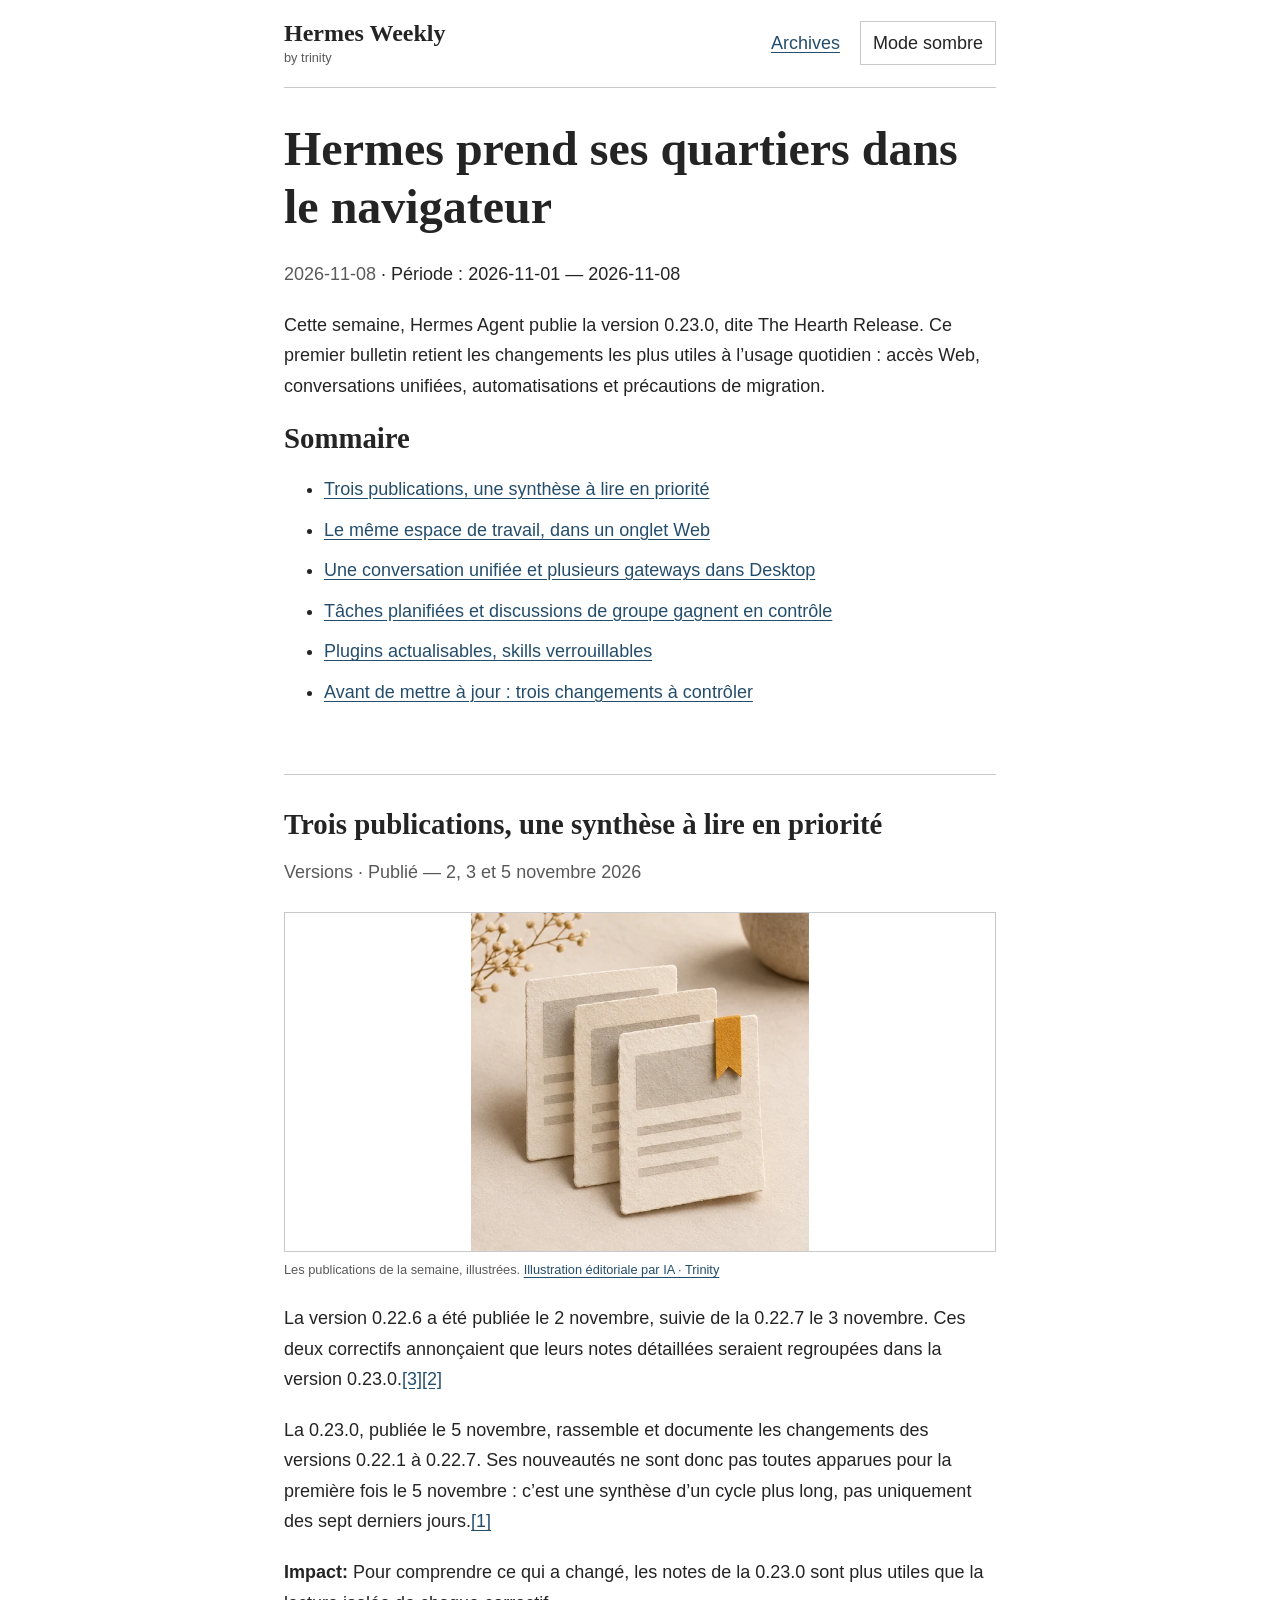
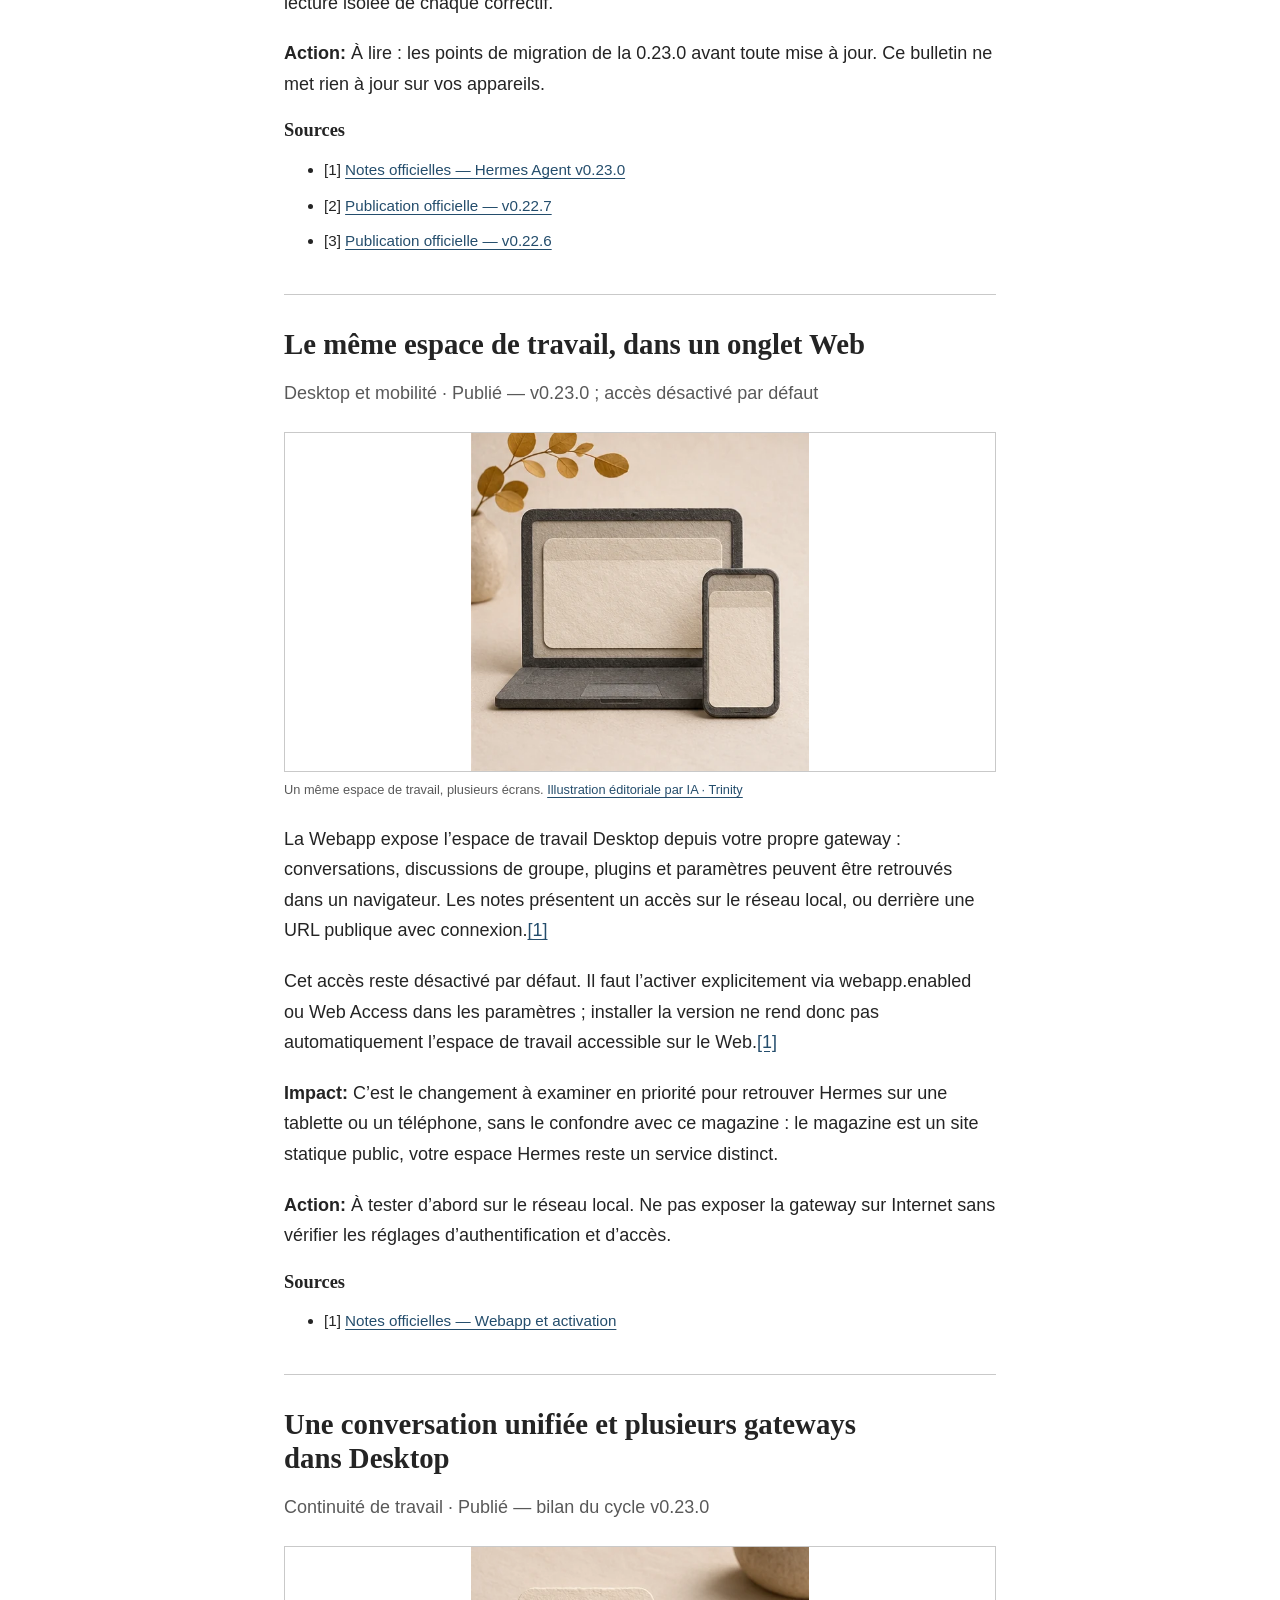
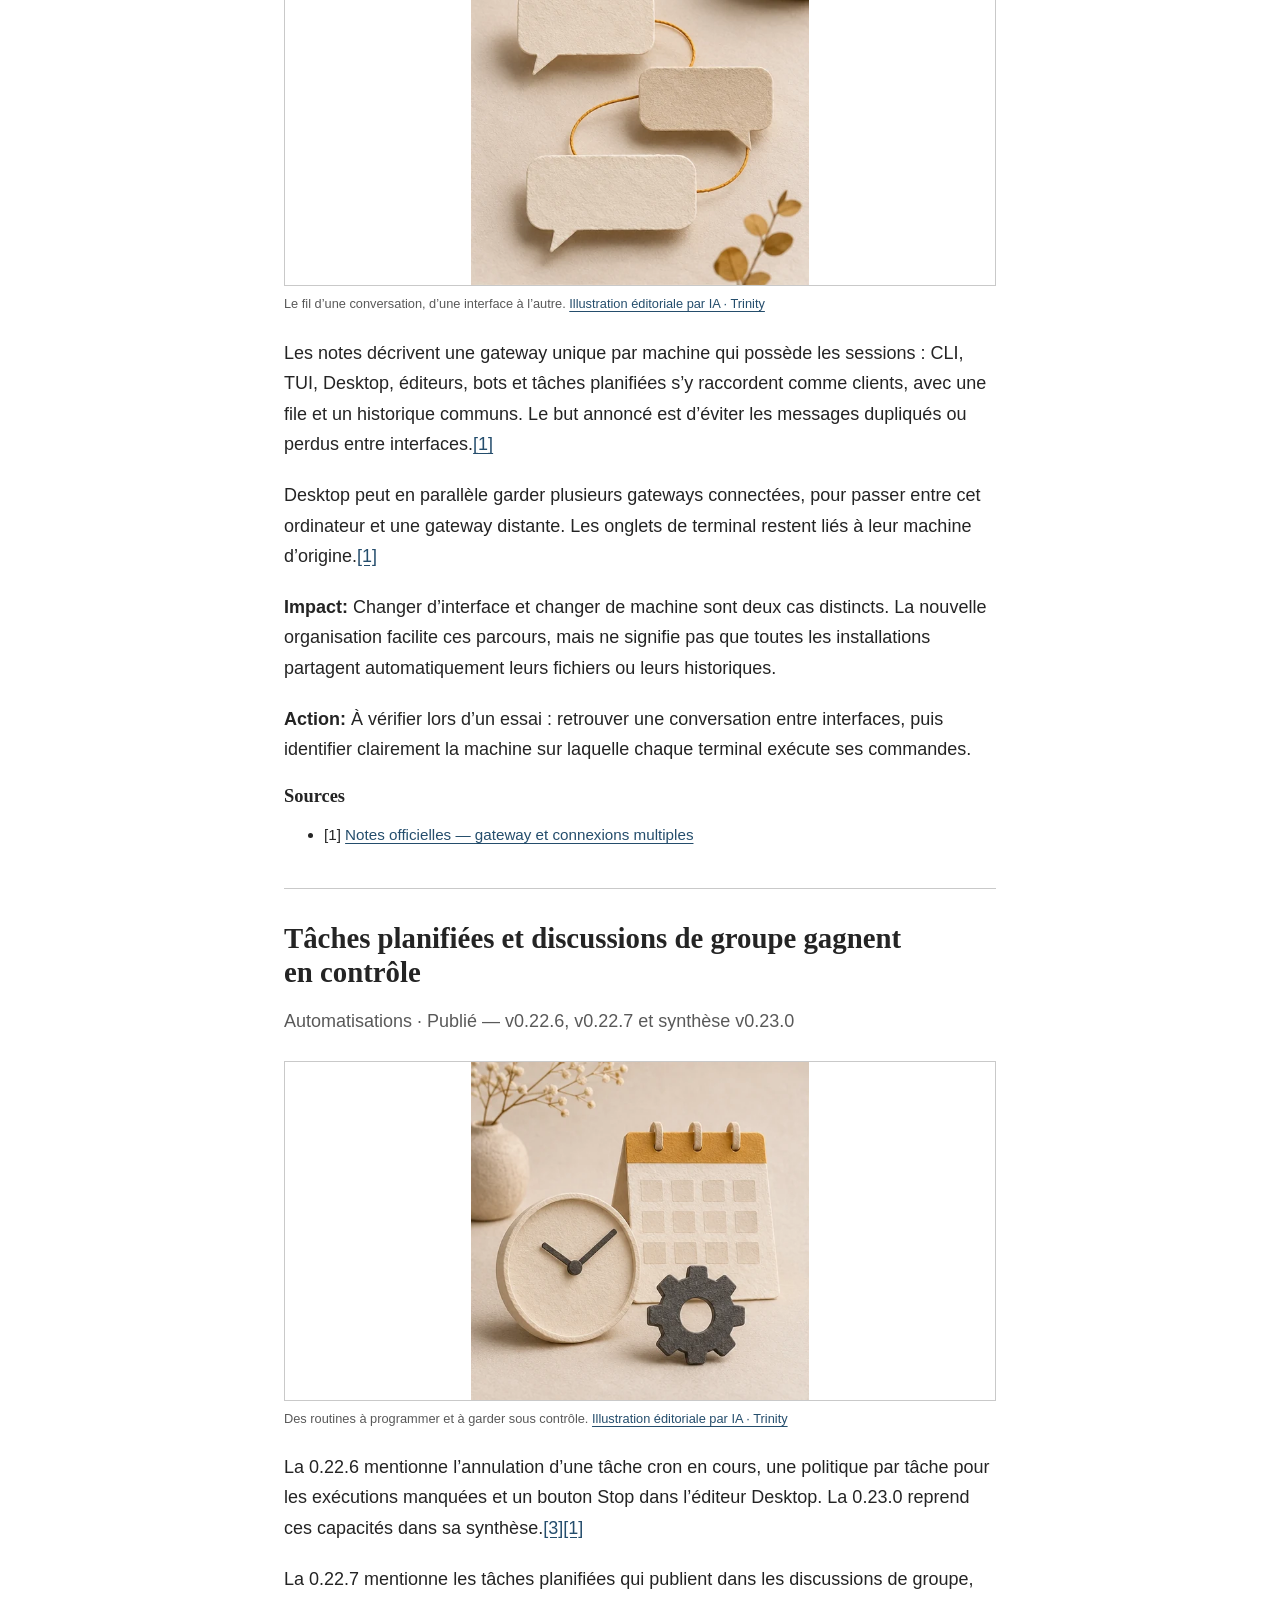
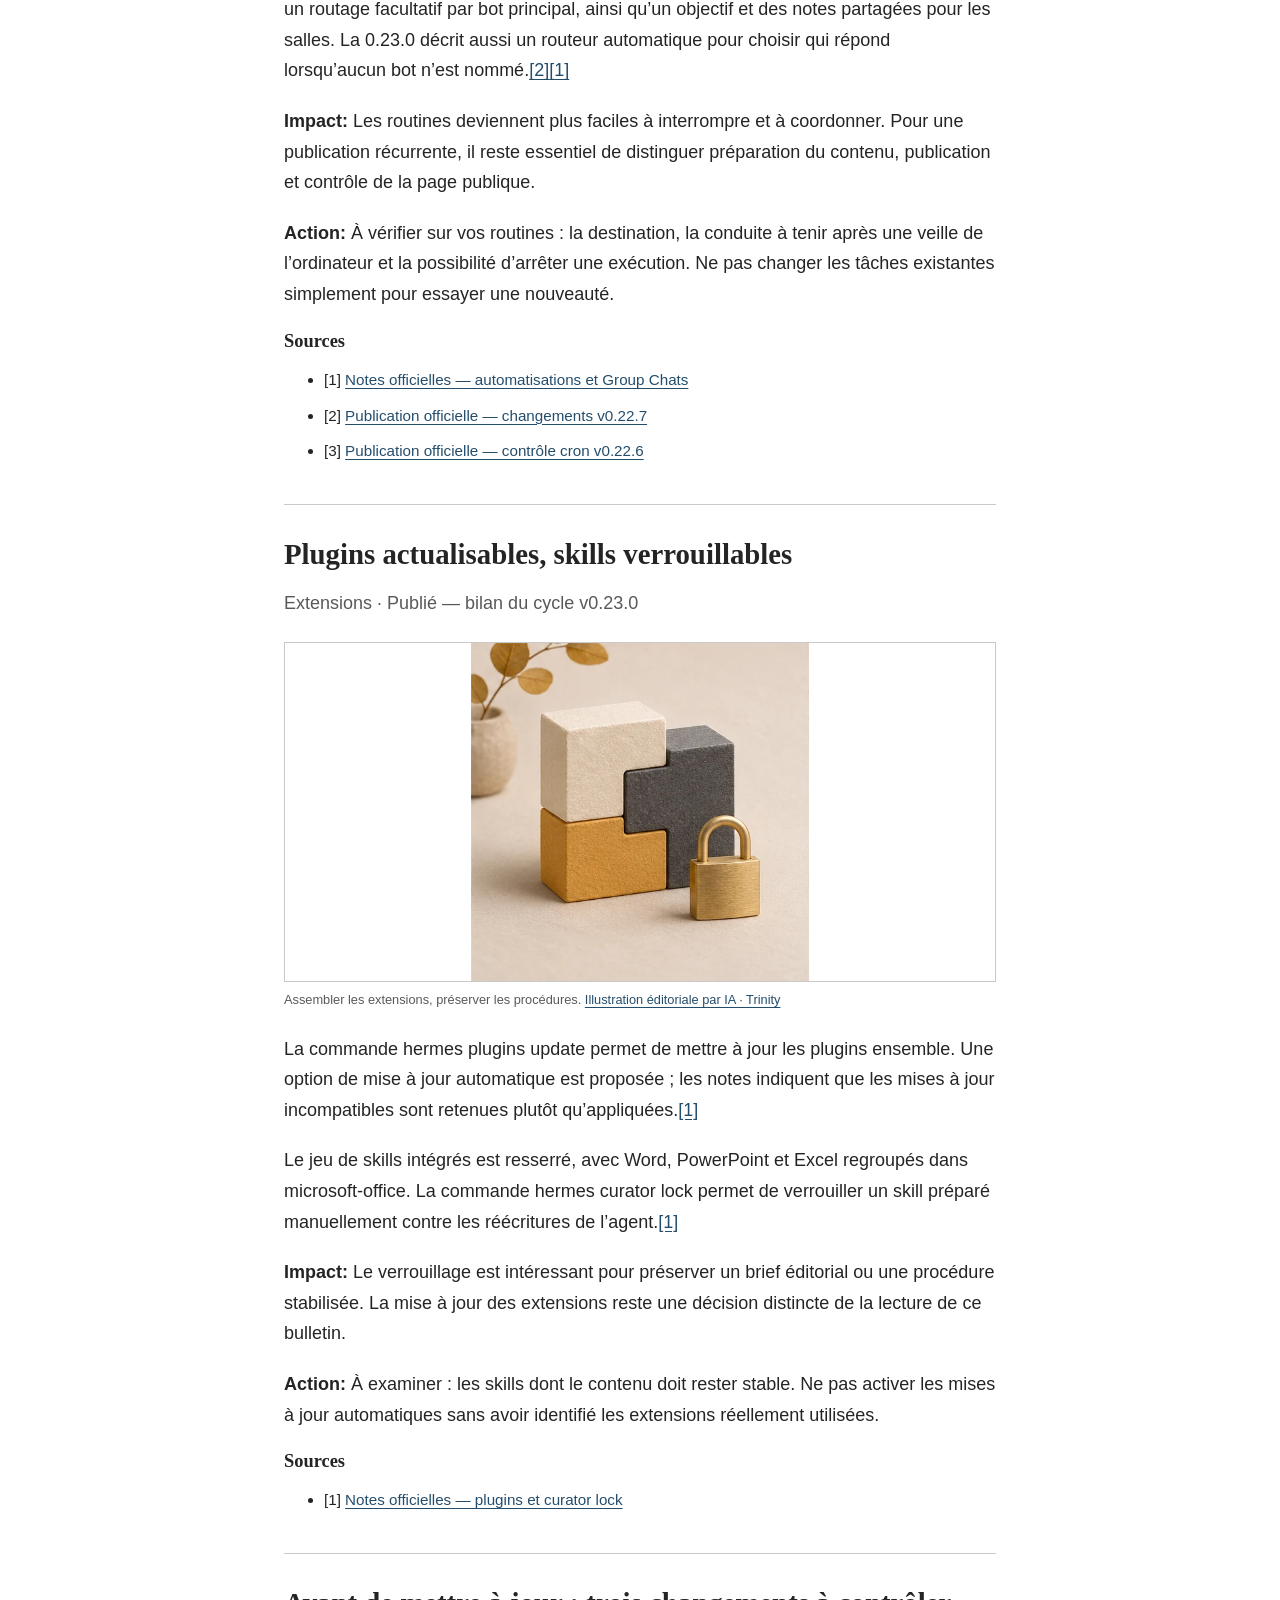
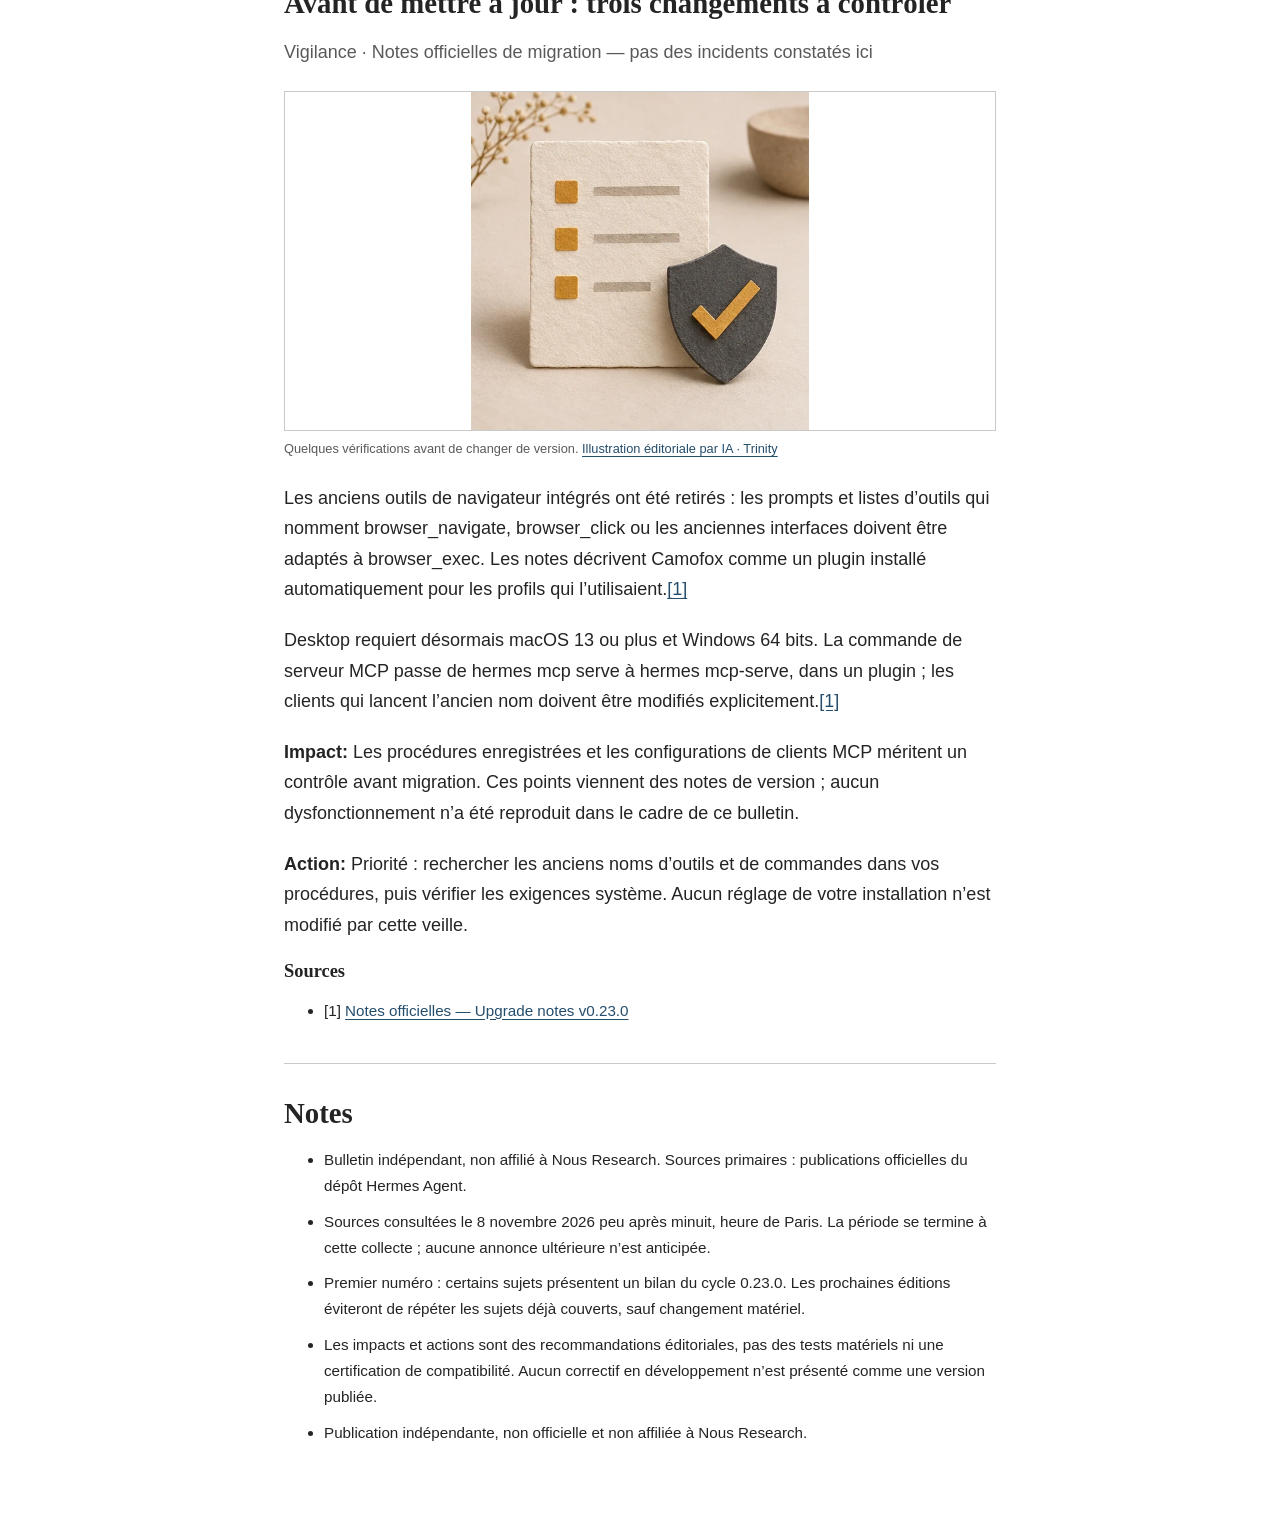
<file: index.html>
<!doctype html><html lang="fr"><head><meta charset="utf-8"><meta name="viewport" content="width=device-width, initial-scale=1"><title>Hermes Weekly</title><link rel="stylesheet" href="assets/style.css?v=ee0f4fe22a40"><script src="assets/theme.js?v=d4b6f615bd02"></script></head><body><header><div class="brand"><a href="index.html">Hermes Weekly</a><span class="brand-byline">by trinity</span></div><nav aria-label="Navigation principale"><a href="archives/index.html">Archives</a><button id="theme-toggle" type="button" aria-pressed="false" hidden>Mode sombre</button></nav></header><main data-edition="2026-11-08"><h1>Hermes prend ses quartiers dans le navigateur</h1><p><time>2026-11-08</time> · Période : 2026-11-01 — 2026-11-08</p><p>Cette semaine, Hermes Agent publie la version 0.23.0, dite The Hearth Release. Ce premier bulletin retient les changements les plus utiles à l’usage quotidien : accès Web, conversations unifiées, automatisations et précautions de migration.</p><div class="contents"><h2>Sommaire</h2><ul><li><a href="#versions-de-la-semaine">Trois publications, une synthèse à lire en priorité</a></li><li><a href="#hermes-dans-le-navigateur">Le même espace de travail, dans un onglet Web</a></li><li><a href="#conversations-et-machines">Une conversation unifiée et plusieurs gateways dans Desktop</a></li><li><a href="#automatisations-plus-pilotables">Tâches planifiées et discussions de groupe gagnent en contrôle</a></li><li><a href="#plugins-et-skills">Plugins actualisables, skills verrouillables</a></li><li><a href="#avant-de-mettre-a-jour">Avant de mettre à jour : trois changements à contrôler</a></li></ul></div><article id="versions-de-la-semaine"><h2>Trois publications, une synthèse à lire en priorité</h2><p>Versions · Publié — 2, 3 et 5 novembre 2026</p><figure class="article-image"><img src="assets/images/2026-11-08-versions.webp" alt="Documents en papier et marque-page ocre, évoquant une série de versions logicielles." loading="lazy"><figcaption>Les publications de la semaine, illustrées. <a href="https://github.com/niko31820/hermes-weekly/blob/main/assets/images/2026-11-08-versions.webp">Illustration éditoriale par IA · Trinity</a></figcaption></figure><p>La version 0.22.6 a été publiée le 2 novembre, suivie de la 0.22.7 le 3 novembre. Ces deux correctifs annonçaient que leurs notes détaillées seraient regroupées dans la version 0.23.0.<a href="#versions-de-la-semaine-source-3">[3]</a><a href="#versions-de-la-semaine-source-2">[2]</a></p><p>La 0.23.0, publiée le 5 novembre, rassemble et documente les changements des versions 0.22.1 à 0.22.7. Ses nouveautés ne sont donc pas toutes apparues pour la première fois le 5 novembre : c’est une synthèse d’un cycle plus long, pas uniquement des sept derniers jours.<a href="#versions-de-la-semaine-source-1">[1]</a></p><p><strong>Impact:</strong> Pour comprendre ce qui a changé, les notes de la 0.23.0 sont plus utiles que la lecture isolée de chaque correctif.</p><p><strong>Action:</strong> À lire : les points de migration de la 0.23.0 avant toute mise à jour. Ce bulletin ne met rien à jour sur vos appareils.</p><h3>Sources</h3><ul><li id="versions-de-la-semaine-source-1">[1] <a href="https://github.com/NousResearch/hermes-agent/releases/tag/v0.23.0">Notes officielles — Hermes Agent v0.23.0</a></li><li id="versions-de-la-semaine-source-2">[2] <a href="https://github.com/NousResearch/hermes-agent/releases/tag/v0.22.7">Publication officielle — v0.22.7</a></li><li id="versions-de-la-semaine-source-3">[3] <a href="https://github.com/NousResearch/hermes-agent/releases/tag/v0.22.6">Publication officielle — v0.22.6</a></li></ul></article><article id="hermes-dans-le-navigateur"><h2>Le même espace de travail, dans un onglet Web</h2><p>Desktop et mobilité · Publié — v0.23.0 ; accès désactivé par défaut</p><figure class="article-image"><img src="assets/images/2026-11-08-navigateur.webp" alt="Ordinateur portable et téléphone miniatures en papier, évoquant un accès depuis plusieurs appareils." loading="lazy"><figcaption>Un même espace de travail, plusieurs écrans. <a href="https://github.com/niko31820/hermes-weekly/blob/main/assets/images/2026-11-08-navigateur.webp">Illustration éditoriale par IA · Trinity</a></figcaption></figure><p>La Webapp expose l’espace de travail Desktop depuis votre propre gateway : conversations, discussions de groupe, plugins et paramètres peuvent être retrouvés dans un navigateur. Les notes présentent un accès sur le réseau local, ou derrière une URL publique avec connexion.<a href="#hermes-dans-le-navigateur-source-1">[1]</a></p><p>Cet accès reste désactivé par défaut. Il faut l’activer explicitement via webapp.enabled ou Web Access dans les paramètres ; installer la version ne rend donc pas automatiquement l’espace de travail accessible sur le Web.<a href="#hermes-dans-le-navigateur-source-1">[1]</a></p><p><strong>Impact:</strong> C’est le changement à examiner en priorité pour retrouver Hermes sur une tablette ou un téléphone, sans le confondre avec ce magazine : le magazine est un site statique public, votre espace Hermes reste un service distinct.</p><p><strong>Action:</strong> À tester d’abord sur le réseau local. Ne pas exposer la gateway sur Internet sans vérifier les réglages d’authentification et d’accès.</p><h3>Sources</h3><ul><li id="hermes-dans-le-navigateur-source-1">[1] <a href="https://github.com/NousResearch/hermes-agent/releases/tag/v0.23.0">Notes officielles — Webapp et activation</a></li></ul></article><article id="conversations-et-machines"><h2>Une conversation unifiée et plusieurs gateways dans Desktop</h2><p>Continuité de travail · Publié — bilan du cycle v0.23.0</p><figure class="article-image"><img src="assets/images/2026-11-08-conversations.webp" alt="Bulles de conversation en papier reliées par un fil ocre." loading="lazy"><figcaption>Le fil d’une conversation, d’une interface à l’autre. <a href="https://github.com/niko31820/hermes-weekly/blob/main/assets/images/2026-11-08-conversations.webp">Illustration éditoriale par IA · Trinity</a></figcaption></figure><p>Les notes décrivent une gateway unique par machine qui possède les sessions : CLI, TUI, Desktop, éditeurs, bots et tâches planifiées s’y raccordent comme clients, avec une file et un historique communs. Le but annoncé est d’éviter les messages dupliqués ou perdus entre interfaces.<a href="#conversations-et-machines-source-1">[1]</a></p><p>Desktop peut en parallèle garder plusieurs gateways connectées, pour passer entre cet ordinateur et une gateway distante. Les onglets de terminal restent liés à leur machine d’origine.<a href="#conversations-et-machines-source-1">[1]</a></p><p><strong>Impact:</strong> Changer d’interface et changer de machine sont deux cas distincts. La nouvelle organisation facilite ces parcours, mais ne signifie pas que toutes les installations partagent automatiquement leurs fichiers ou leurs historiques.</p><p><strong>Action:</strong> À vérifier lors d’un essai : retrouver une conversation entre interfaces, puis identifier clairement la machine sur laquelle chaque terminal exécute ses commandes.</p><h3>Sources</h3><ul><li id="conversations-et-machines-source-1">[1] <a href="https://github.com/NousResearch/hermes-agent/releases/tag/v0.23.0">Notes officielles — gateway et connexions multiples</a></li></ul></article><article id="automatisations-plus-pilotables"><h2>Tâches planifiées et discussions de groupe gagnent en contrôle</h2><p>Automatisations · Publié — v0.22.6, v0.22.7 et synthèse v0.23.0</p><figure class="article-image"><img src="assets/images/2026-11-08-automatisations.webp" alt="Horloge, calendrier et engrenage miniatures, évoquant les tâches planifiées." loading="lazy"><figcaption>Des routines à programmer et à garder sous contrôle. <a href="https://github.com/niko31820/hermes-weekly/blob/main/assets/images/2026-11-08-automatisations.webp">Illustration éditoriale par IA · Trinity</a></figcaption></figure><p>La 0.22.6 mentionne l’annulation d’une tâche cron en cours, une politique par tâche pour les exécutions manquées et un bouton Stop dans l’éditeur Desktop. La 0.23.0 reprend ces capacités dans sa synthèse.<a href="#automatisations-plus-pilotables-source-3">[3]</a><a href="#automatisations-plus-pilotables-source-1">[1]</a></p><p>La 0.22.7 mentionne les tâches planifiées qui publient dans les discussions de groupe, un routage facultatif par bot principal, ainsi qu’un objectif et des notes partagées pour les salles. La 0.23.0 décrit aussi un routeur automatique pour choisir qui répond lorsqu’aucun bot n’est nommé.<a href="#automatisations-plus-pilotables-source-2">[2]</a><a href="#automatisations-plus-pilotables-source-1">[1]</a></p><p><strong>Impact:</strong> Les routines deviennent plus faciles à interrompre et à coordonner. Pour une publication récurrente, il reste essentiel de distinguer préparation du contenu, publication et contrôle de la page publique.</p><p><strong>Action:</strong> À vérifier sur vos routines : la destination, la conduite à tenir après une veille de l’ordinateur et la possibilité d’arrêter une exécution. Ne pas changer les tâches existantes simplement pour essayer une nouveauté.</p><h3>Sources</h3><ul><li id="automatisations-plus-pilotables-source-1">[1] <a href="https://github.com/NousResearch/hermes-agent/releases/tag/v0.23.0">Notes officielles — automatisations et Group Chats</a></li><li id="automatisations-plus-pilotables-source-2">[2] <a href="https://github.com/NousResearch/hermes-agent/releases/tag/v0.22.7">Publication officielle — changements v0.22.7</a></li><li id="automatisations-plus-pilotables-source-3">[3] <a href="https://github.com/NousResearch/hermes-agent/releases/tag/v0.22.6">Publication officielle — contrôle cron v0.22.6</a></li></ul></article><article id="plugins-et-skills"><h2>Plugins actualisables, skills verrouillables</h2><p>Extensions · Publié — bilan du cycle v0.23.0</p><figure class="article-image"><img src="assets/images/2026-11-08-plugins-skills.webp" alt="Blocs modulaires et cadenas doré, évoquant des extensions et des procédures protégées." loading="lazy"><figcaption>Assembler les extensions, préserver les procédures. <a href="https://github.com/niko31820/hermes-weekly/blob/main/assets/images/2026-11-08-plugins-skills.webp">Illustration éditoriale par IA · Trinity</a></figcaption></figure><p>La commande hermes plugins update permet de mettre à jour les plugins ensemble. Une option de mise à jour automatique est proposée ; les notes indiquent que les mises à jour incompatibles sont retenues plutôt qu’appliquées.<a href="#plugins-et-skills-source-1">[1]</a></p><p>Le jeu de skills intégrés est resserré, avec Word, PowerPoint et Excel regroupés dans microsoft-office. La commande hermes curator lock permet de verrouiller un skill préparé manuellement contre les réécritures de l’agent.<a href="#plugins-et-skills-source-1">[1]</a></p><p><strong>Impact:</strong> Le verrouillage est intéressant pour préserver un brief éditorial ou une procédure stabilisée. La mise à jour des extensions reste une décision distincte de la lecture de ce bulletin.</p><p><strong>Action:</strong> À examiner : les skills dont le contenu doit rester stable. Ne pas activer les mises à jour automatiques sans avoir identifié les extensions réellement utilisées.</p><h3>Sources</h3><ul><li id="plugins-et-skills-source-1">[1] <a href="https://github.com/NousResearch/hermes-agent/releases/tag/v0.23.0">Notes officielles — plugins et curator lock</a></li></ul></article><article id="avant-de-mettre-a-jour"><h2>Avant de mettre à jour : trois changements à contrôler</h2><p>Vigilance · Notes officielles de migration — pas des incidents constatés ici</p><figure class="article-image"><img src="assets/images/2026-11-08-migration.webp" alt="Liste de vérification en papier et bouclier portant une coche ocre." loading="lazy"><figcaption>Quelques vérifications avant de changer de version. <a href="https://github.com/niko31820/hermes-weekly/blob/main/assets/images/2026-11-08-migration.webp">Illustration éditoriale par IA · Trinity</a></figcaption></figure><p>Les anciens outils de navigateur intégrés ont été retirés : les prompts et listes d’outils qui nomment browser_navigate, browser_click ou les anciennes interfaces doivent être adaptés à browser_exec. Les notes décrivent Camofox comme un plugin installé automatiquement pour les profils qui l’utilisaient.<a href="#avant-de-mettre-a-jour-source-1">[1]</a></p><p>Desktop requiert désormais macOS 13 ou plus et Windows 64 bits. La commande de serveur MCP passe de hermes mcp serve à hermes mcp-serve, dans un plugin ; les clients qui lancent l’ancien nom doivent être modifiés explicitement.<a href="#avant-de-mettre-a-jour-source-1">[1]</a></p><p><strong>Impact:</strong> Les procédures enregistrées et les configurations de clients MCP méritent un contrôle avant migration. Ces points viennent des notes de version ; aucun dysfonctionnement n’a été reproduit dans le cadre de ce bulletin.</p><p><strong>Action:</strong> Priorité : rechercher les anciens noms d’outils et de commandes dans vos procédures, puis vérifier les exigences système. Aucun réglage de votre installation n’est modifié par cette veille.</p><h3>Sources</h3><ul><li id="avant-de-mettre-a-jour-source-1">[1] <a href="https://github.com/NousResearch/hermes-agent/releases/tag/v0.23.0">Notes officielles — Upgrade notes v0.23.0</a></li></ul></article><section><h2>Notes</h2><ul><li>Bulletin indépendant, non affilié à Nous Research. Sources primaires : publications officielles du dépôt Hermes Agent.</li><li>Sources consultées le 8 novembre 2026 peu après minuit, heure de Paris. La période se termine à cette collecte ; aucune annonce ultérieure n’est anticipée.</li><li>Premier numéro : certains sujets présentent un bilan du cycle 0.23.0. Les prochaines éditions éviteront de répéter les sujets déjà couverts, sauf changement matériel.</li><li>Les impacts et actions sont des recommandations éditoriales, pas des tests matériels ni une certification de compatibilité. Aucun correctif en développement n’est présenté comme une version publiée.</li><li>Publication indépendante, non officielle et non affiliée à Nous Research.</li></ul></section></main></body></html>
</file>
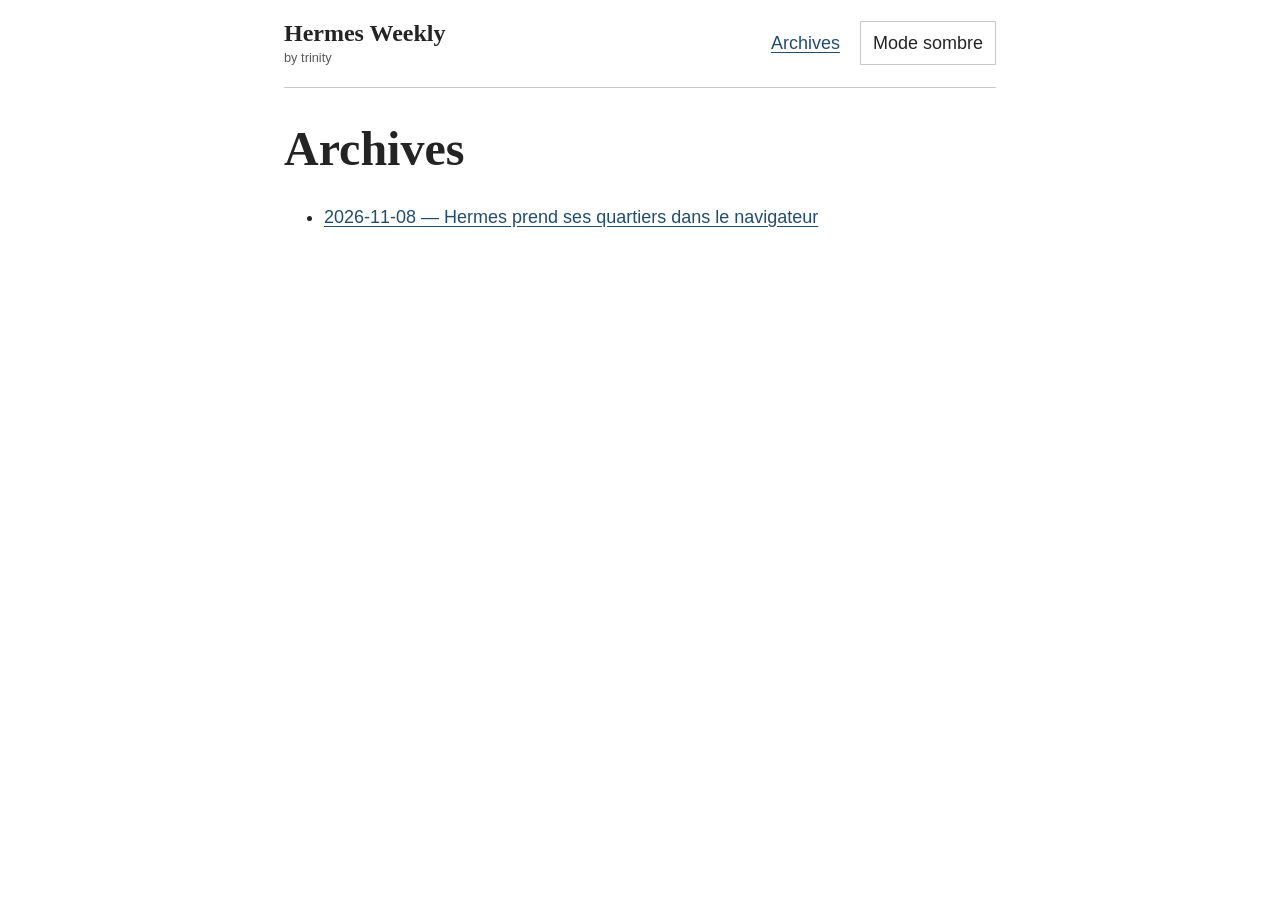
<file: archives/index.html>
<!doctype html><html lang="fr"><head><meta charset="utf-8"><meta name="viewport" content="width=device-width, initial-scale=1"><title>Hermes Weekly</title><link rel="stylesheet" href="../assets/style.css?v=ee0f4fe22a40"><script src="../assets/theme.js?v=d4b6f615bd02"></script></head><body><header><div class="brand"><a href="../index.html">Hermes Weekly</a><span class="brand-byline">by trinity</span></div><nav aria-label="Navigation principale"><a href="../archives/index.html">Archives</a><button id="theme-toggle" type="button" aria-pressed="false" hidden>Mode sombre</button></nav></header><main><h1>Archives</h1><ul><li><a href="../editions/2026-11-08/index.html">2026-11-08 — Hermes prend ses quartiers dans le navigateur</a></li></ul></main></body></html>
</file>
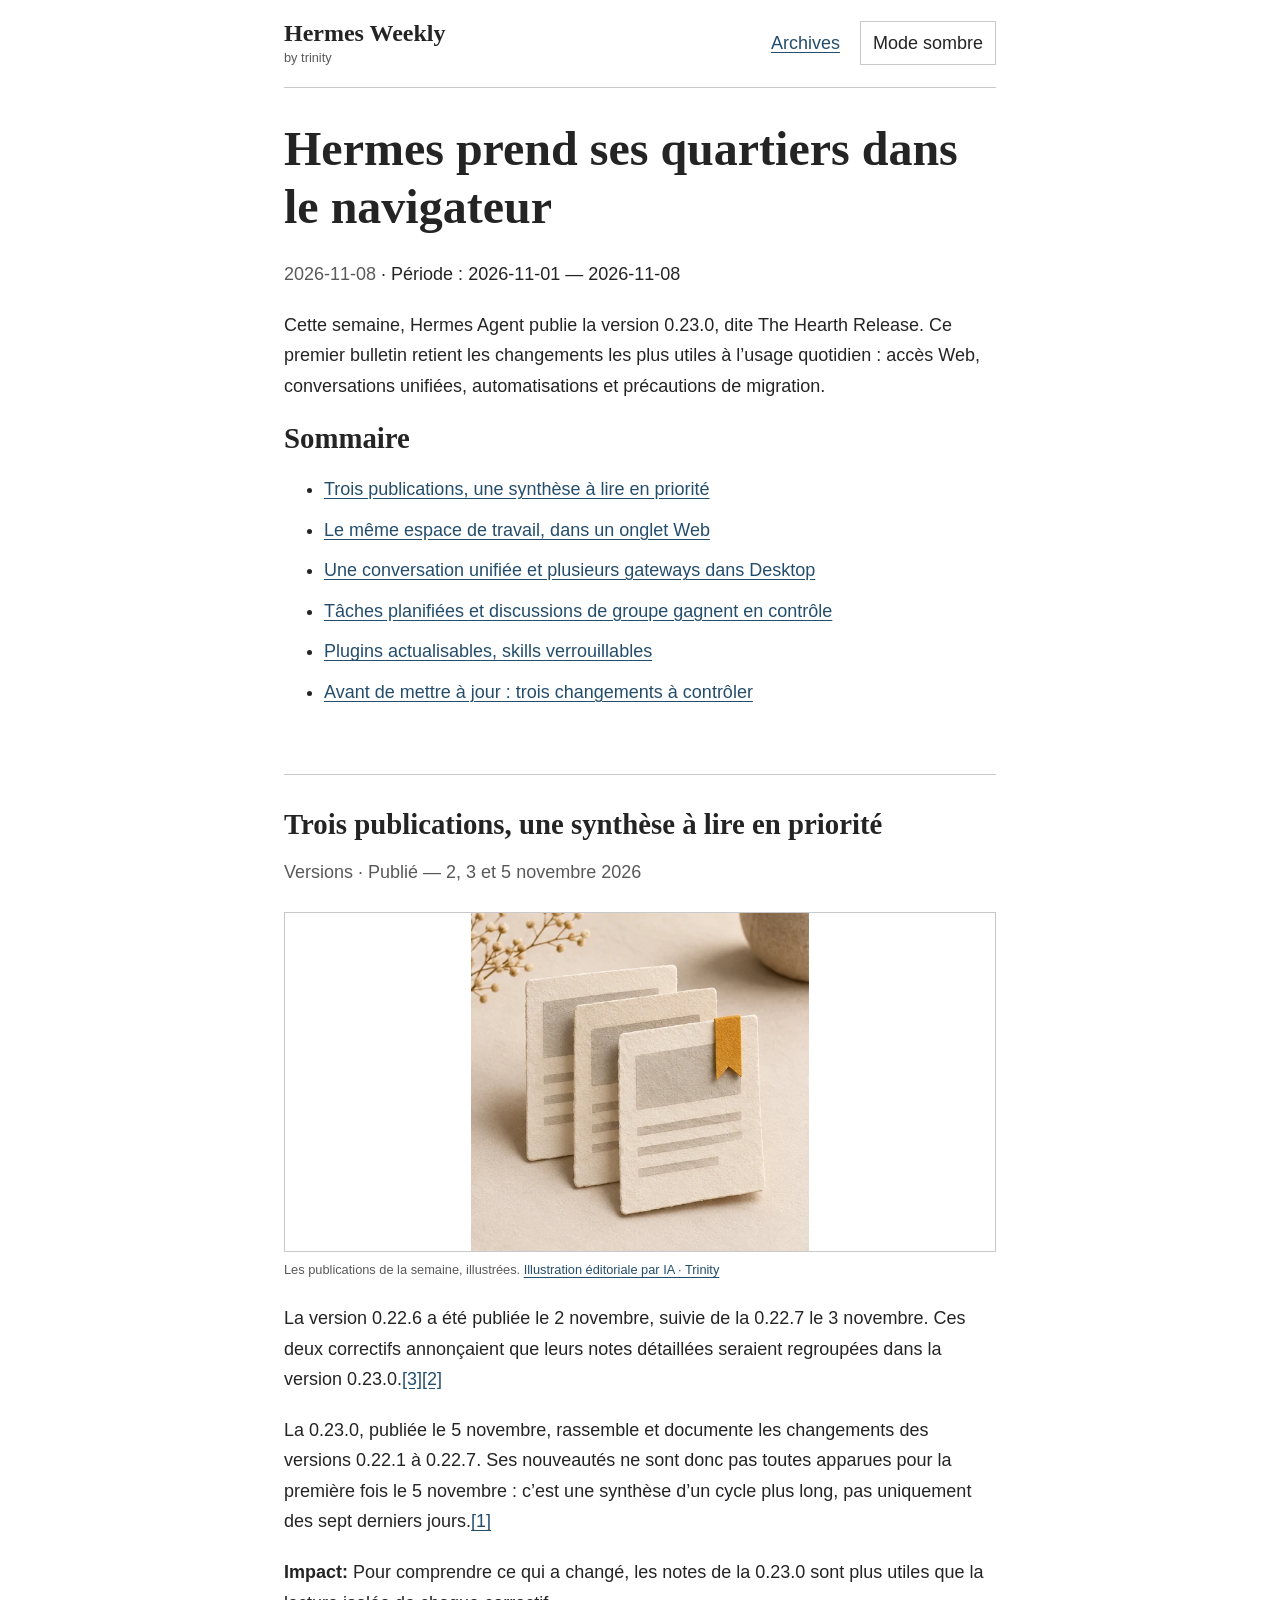
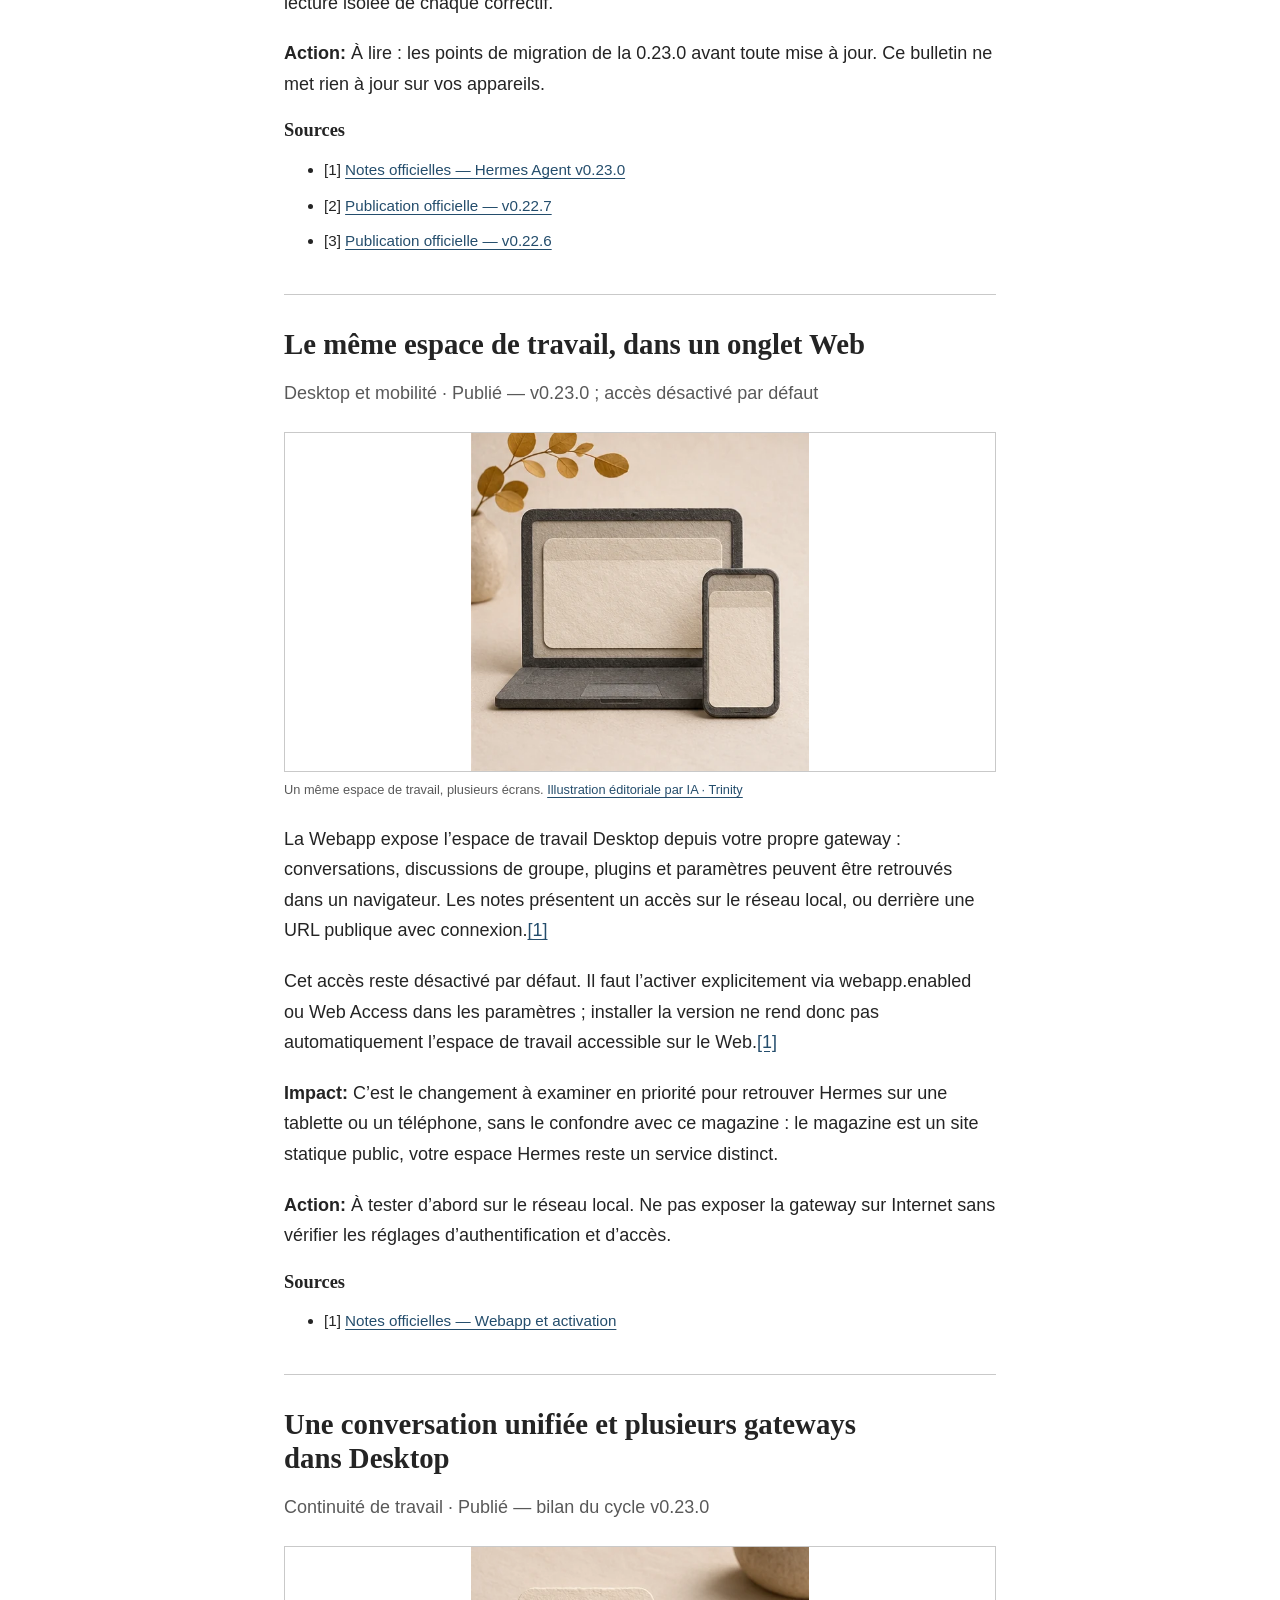
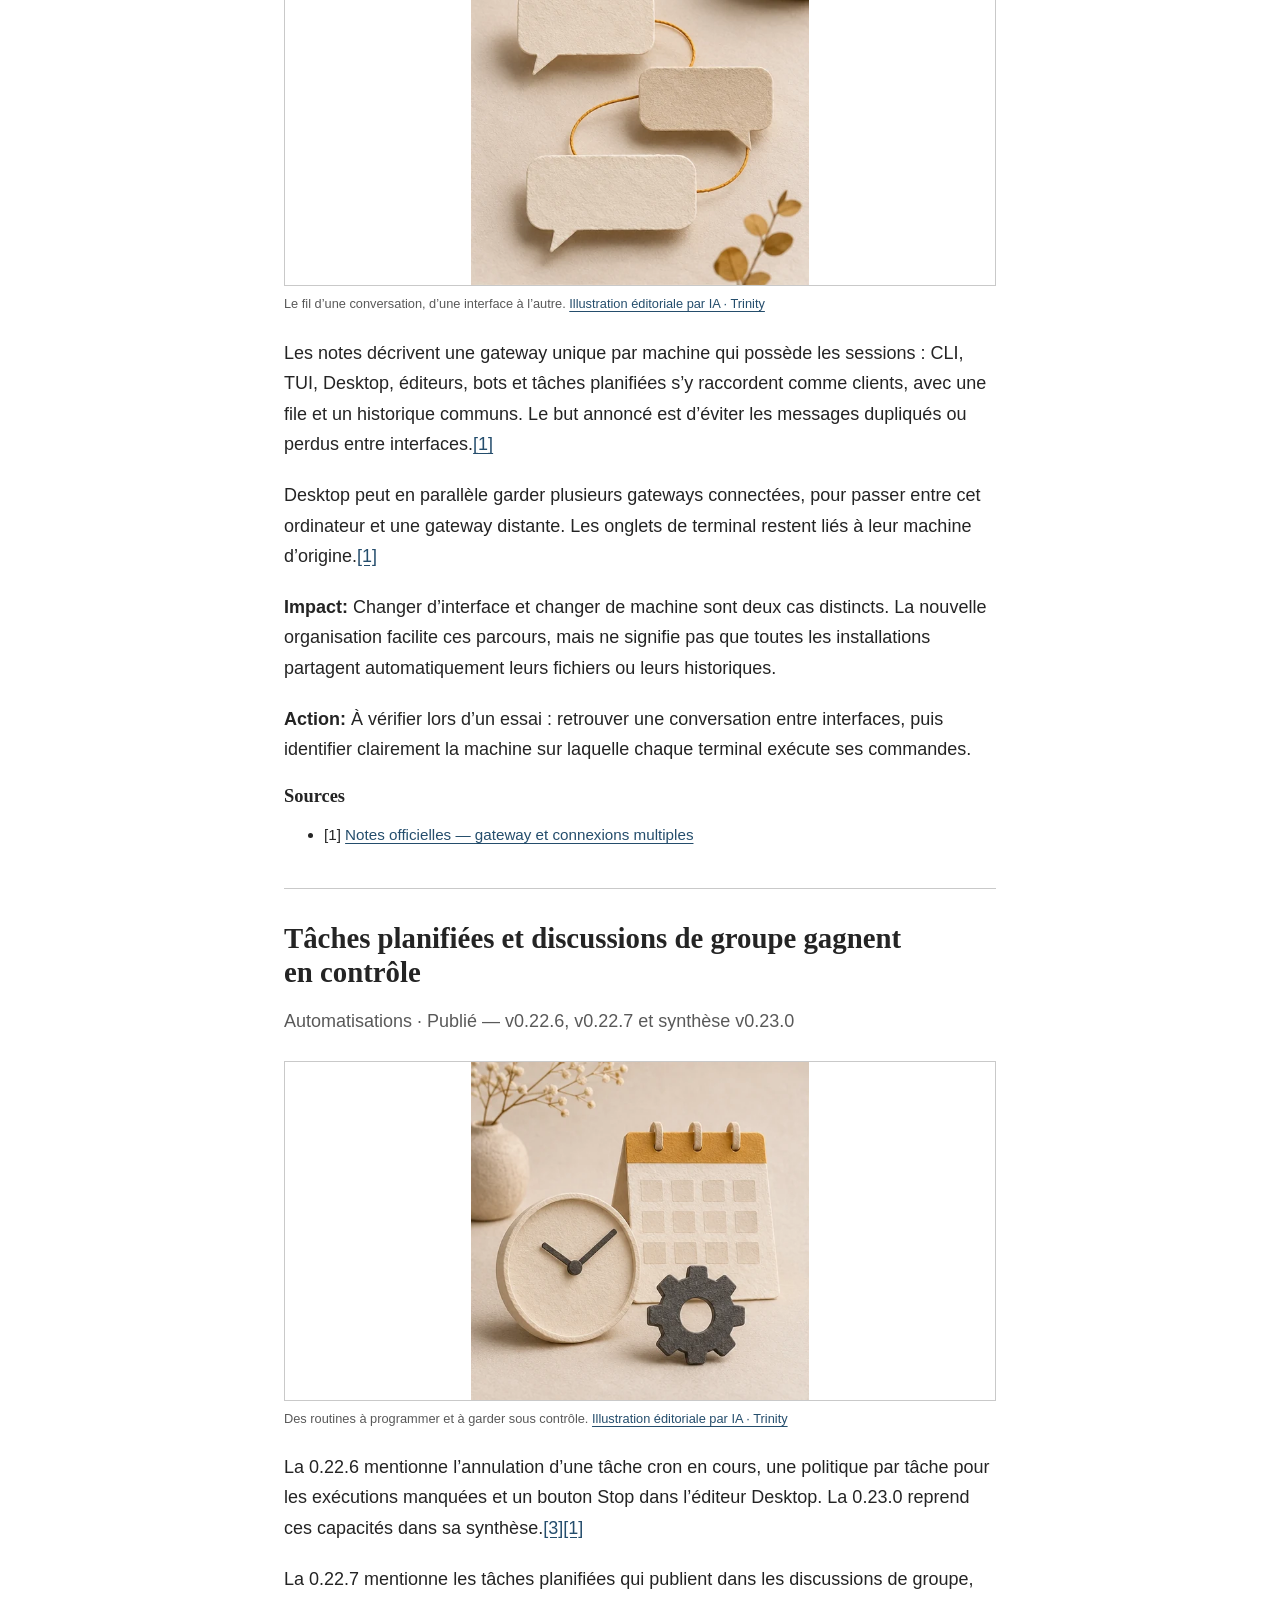
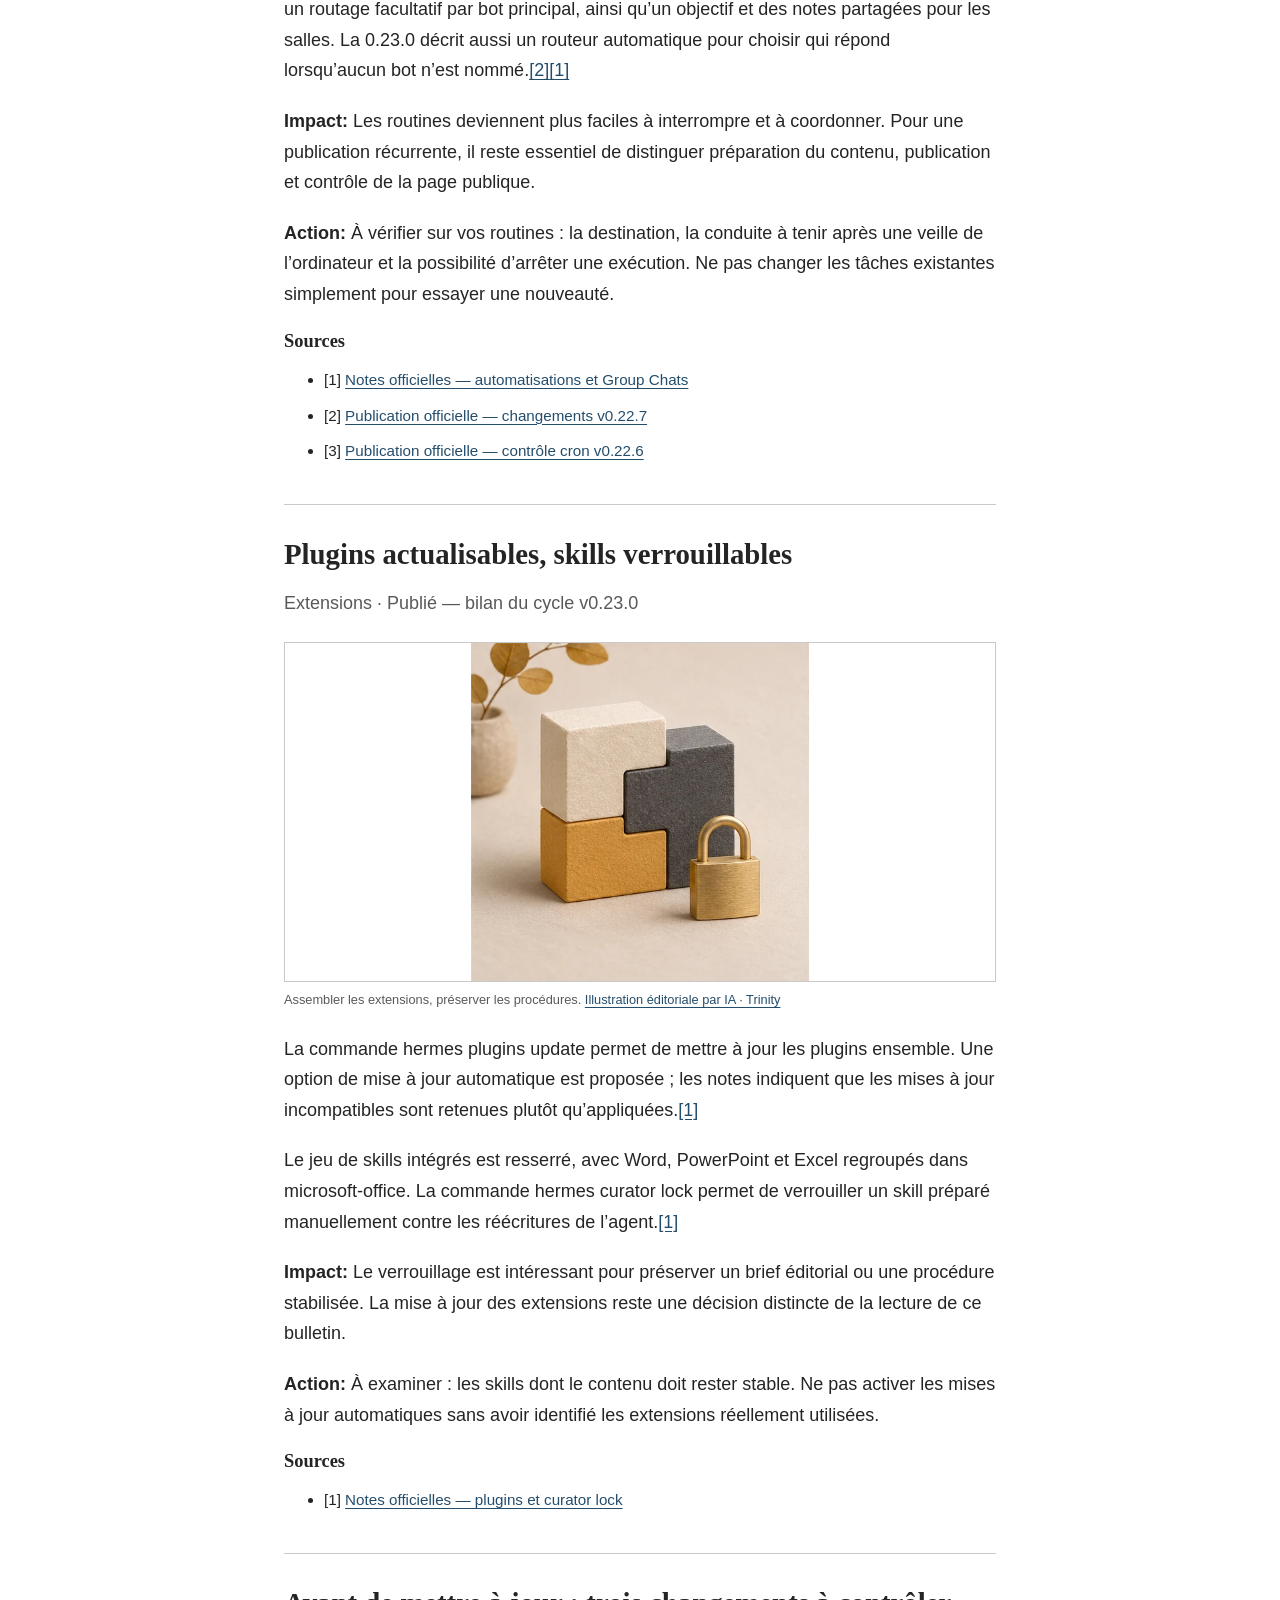
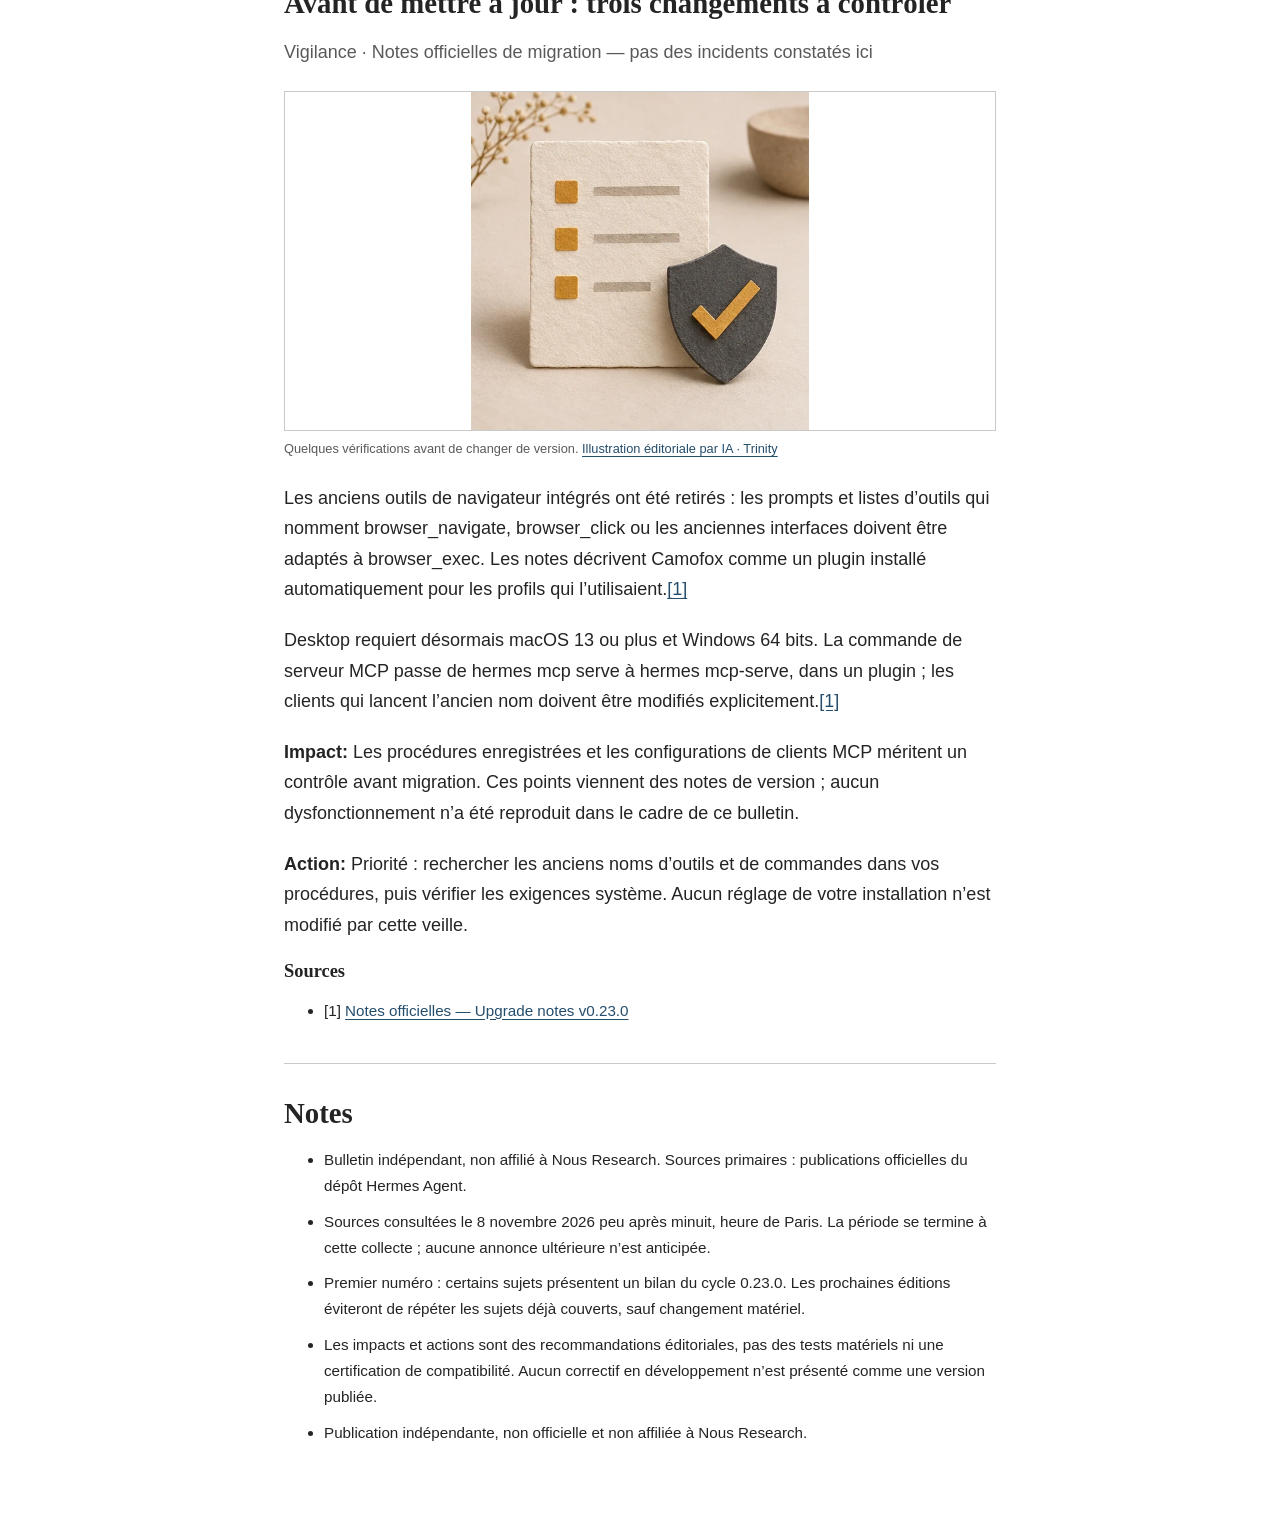
<file: editions/2026-11-08/index.html>
<!doctype html><html lang="fr"><head><meta charset="utf-8"><meta name="viewport" content="width=device-width, initial-scale=1"><title>Hermes Weekly</title><link rel="stylesheet" href="../../assets/style.css?v=ee0f4fe22a40"><script src="../../assets/theme.js?v=d4b6f615bd02"></script></head><body><header><div class="brand"><a href="../../index.html">Hermes Weekly</a><span class="brand-byline">by trinity</span></div><nav aria-label="Navigation principale"><a href="../../archives/index.html">Archives</a><button id="theme-toggle" type="button" aria-pressed="false" hidden>Mode sombre</button></nav></header><main data-edition="2026-11-08"><h1>Hermes prend ses quartiers dans le navigateur</h1><p><time>2026-11-08</time> · Période : 2026-11-01 — 2026-11-08</p><p>Cette semaine, Hermes Agent publie la version 0.23.0, dite The Hearth Release. Ce premier bulletin retient les changements les plus utiles à l’usage quotidien : accès Web, conversations unifiées, automatisations et précautions de migration.</p><div class="contents"><h2>Sommaire</h2><ul><li><a href="#versions-de-la-semaine">Trois publications, une synthèse à lire en priorité</a></li><li><a href="#hermes-dans-le-navigateur">Le même espace de travail, dans un onglet Web</a></li><li><a href="#conversations-et-machines">Une conversation unifiée et plusieurs gateways dans Desktop</a></li><li><a href="#automatisations-plus-pilotables">Tâches planifiées et discussions de groupe gagnent en contrôle</a></li><li><a href="#plugins-et-skills">Plugins actualisables, skills verrouillables</a></li><li><a href="#avant-de-mettre-a-jour">Avant de mettre à jour : trois changements à contrôler</a></li></ul></div><article id="versions-de-la-semaine"><h2>Trois publications, une synthèse à lire en priorité</h2><p>Versions · Publié — 2, 3 et 5 novembre 2026</p><figure class="article-image"><img src="../../assets/images/2026-11-08-versions.webp" alt="Documents en papier et marque-page ocre, évoquant une série de versions logicielles." loading="lazy"><figcaption>Les publications de la semaine, illustrées. <a href="https://github.com/niko31820/hermes-weekly/blob/main/assets/images/2026-11-08-versions.webp">Illustration éditoriale par IA · Trinity</a></figcaption></figure><p>La version 0.22.6 a été publiée le 2 novembre, suivie de la 0.22.7 le 3 novembre. Ces deux correctifs annonçaient que leurs notes détaillées seraient regroupées dans la version 0.23.0.<a href="#versions-de-la-semaine-source-3">[3]</a><a href="#versions-de-la-semaine-source-2">[2]</a></p><p>La 0.23.0, publiée le 5 novembre, rassemble et documente les changements des versions 0.22.1 à 0.22.7. Ses nouveautés ne sont donc pas toutes apparues pour la première fois le 5 novembre : c’est une synthèse d’un cycle plus long, pas uniquement des sept derniers jours.<a href="#versions-de-la-semaine-source-1">[1]</a></p><p><strong>Impact:</strong> Pour comprendre ce qui a changé, les notes de la 0.23.0 sont plus utiles que la lecture isolée de chaque correctif.</p><p><strong>Action:</strong> À lire : les points de migration de la 0.23.0 avant toute mise à jour. Ce bulletin ne met rien à jour sur vos appareils.</p><h3>Sources</h3><ul><li id="versions-de-la-semaine-source-1">[1] <a href="https://github.com/NousResearch/hermes-agent/releases/tag/v0.23.0">Notes officielles — Hermes Agent v0.23.0</a></li><li id="versions-de-la-semaine-source-2">[2] <a href="https://github.com/NousResearch/hermes-agent/releases/tag/v0.22.7">Publication officielle — v0.22.7</a></li><li id="versions-de-la-semaine-source-3">[3] <a href="https://github.com/NousResearch/hermes-agent/releases/tag/v0.22.6">Publication officielle — v0.22.6</a></li></ul></article><article id="hermes-dans-le-navigateur"><h2>Le même espace de travail, dans un onglet Web</h2><p>Desktop et mobilité · Publié — v0.23.0 ; accès désactivé par défaut</p><figure class="article-image"><img src="../../assets/images/2026-11-08-navigateur.webp" alt="Ordinateur portable et téléphone miniatures en papier, évoquant un accès depuis plusieurs appareils." loading="lazy"><figcaption>Un même espace de travail, plusieurs écrans. <a href="https://github.com/niko31820/hermes-weekly/blob/main/assets/images/2026-11-08-navigateur.webp">Illustration éditoriale par IA · Trinity</a></figcaption></figure><p>La Webapp expose l’espace de travail Desktop depuis votre propre gateway : conversations, discussions de groupe, plugins et paramètres peuvent être retrouvés dans un navigateur. Les notes présentent un accès sur le réseau local, ou derrière une URL publique avec connexion.<a href="#hermes-dans-le-navigateur-source-1">[1]</a></p><p>Cet accès reste désactivé par défaut. Il faut l’activer explicitement via webapp.enabled ou Web Access dans les paramètres ; installer la version ne rend donc pas automatiquement l’espace de travail accessible sur le Web.<a href="#hermes-dans-le-navigateur-source-1">[1]</a></p><p><strong>Impact:</strong> C’est le changement à examiner en priorité pour retrouver Hermes sur une tablette ou un téléphone, sans le confondre avec ce magazine : le magazine est un site statique public, votre espace Hermes reste un service distinct.</p><p><strong>Action:</strong> À tester d’abord sur le réseau local. Ne pas exposer la gateway sur Internet sans vérifier les réglages d’authentification et d’accès.</p><h3>Sources</h3><ul><li id="hermes-dans-le-navigateur-source-1">[1] <a href="https://github.com/NousResearch/hermes-agent/releases/tag/v0.23.0">Notes officielles — Webapp et activation</a></li></ul></article><article id="conversations-et-machines"><h2>Une conversation unifiée et plusieurs gateways dans Desktop</h2><p>Continuité de travail · Publié — bilan du cycle v0.23.0</p><figure class="article-image"><img src="../../assets/images/2026-11-08-conversations.webp" alt="Bulles de conversation en papier reliées par un fil ocre." loading="lazy"><figcaption>Le fil d’une conversation, d’une interface à l’autre. <a href="https://github.com/niko31820/hermes-weekly/blob/main/assets/images/2026-11-08-conversations.webp">Illustration éditoriale par IA · Trinity</a></figcaption></figure><p>Les notes décrivent une gateway unique par machine qui possède les sessions : CLI, TUI, Desktop, éditeurs, bots et tâches planifiées s’y raccordent comme clients, avec une file et un historique communs. Le but annoncé est d’éviter les messages dupliqués ou perdus entre interfaces.<a href="#conversations-et-machines-source-1">[1]</a></p><p>Desktop peut en parallèle garder plusieurs gateways connectées, pour passer entre cet ordinateur et une gateway distante. Les onglets de terminal restent liés à leur machine d’origine.<a href="#conversations-et-machines-source-1">[1]</a></p><p><strong>Impact:</strong> Changer d’interface et changer de machine sont deux cas distincts. La nouvelle organisation facilite ces parcours, mais ne signifie pas que toutes les installations partagent automatiquement leurs fichiers ou leurs historiques.</p><p><strong>Action:</strong> À vérifier lors d’un essai : retrouver une conversation entre interfaces, puis identifier clairement la machine sur laquelle chaque terminal exécute ses commandes.</p><h3>Sources</h3><ul><li id="conversations-et-machines-source-1">[1] <a href="https://github.com/NousResearch/hermes-agent/releases/tag/v0.23.0">Notes officielles — gateway et connexions multiples</a></li></ul></article><article id="automatisations-plus-pilotables"><h2>Tâches planifiées et discussions de groupe gagnent en contrôle</h2><p>Automatisations · Publié — v0.22.6, v0.22.7 et synthèse v0.23.0</p><figure class="article-image"><img src="../../assets/images/2026-11-08-automatisations.webp" alt="Horloge, calendrier et engrenage miniatures, évoquant les tâches planifiées." loading="lazy"><figcaption>Des routines à programmer et à garder sous contrôle. <a href="https://github.com/niko31820/hermes-weekly/blob/main/assets/images/2026-11-08-automatisations.webp">Illustration éditoriale par IA · Trinity</a></figcaption></figure><p>La 0.22.6 mentionne l’annulation d’une tâche cron en cours, une politique par tâche pour les exécutions manquées et un bouton Stop dans l’éditeur Desktop. La 0.23.0 reprend ces capacités dans sa synthèse.<a href="#automatisations-plus-pilotables-source-3">[3]</a><a href="#automatisations-plus-pilotables-source-1">[1]</a></p><p>La 0.22.7 mentionne les tâches planifiées qui publient dans les discussions de groupe, un routage facultatif par bot principal, ainsi qu’un objectif et des notes partagées pour les salles. La 0.23.0 décrit aussi un routeur automatique pour choisir qui répond lorsqu’aucun bot n’est nommé.<a href="#automatisations-plus-pilotables-source-2">[2]</a><a href="#automatisations-plus-pilotables-source-1">[1]</a></p><p><strong>Impact:</strong> Les routines deviennent plus faciles à interrompre et à coordonner. Pour une publication récurrente, il reste essentiel de distinguer préparation du contenu, publication et contrôle de la page publique.</p><p><strong>Action:</strong> À vérifier sur vos routines : la destination, la conduite à tenir après une veille de l’ordinateur et la possibilité d’arrêter une exécution. Ne pas changer les tâches existantes simplement pour essayer une nouveauté.</p><h3>Sources</h3><ul><li id="automatisations-plus-pilotables-source-1">[1] <a href="https://github.com/NousResearch/hermes-agent/releases/tag/v0.23.0">Notes officielles — automatisations et Group Chats</a></li><li id="automatisations-plus-pilotables-source-2">[2] <a href="https://github.com/NousResearch/hermes-agent/releases/tag/v0.22.7">Publication officielle — changements v0.22.7</a></li><li id="automatisations-plus-pilotables-source-3">[3] <a href="https://github.com/NousResearch/hermes-agent/releases/tag/v0.22.6">Publication officielle — contrôle cron v0.22.6</a></li></ul></article><article id="plugins-et-skills"><h2>Plugins actualisables, skills verrouillables</h2><p>Extensions · Publié — bilan du cycle v0.23.0</p><figure class="article-image"><img src="../../assets/images/2026-11-08-plugins-skills.webp" alt="Blocs modulaires et cadenas doré, évoquant des extensions et des procédures protégées." loading="lazy"><figcaption>Assembler les extensions, préserver les procédures. <a href="https://github.com/niko31820/hermes-weekly/blob/main/assets/images/2026-11-08-plugins-skills.webp">Illustration éditoriale par IA · Trinity</a></figcaption></figure><p>La commande hermes plugins update permet de mettre à jour les plugins ensemble. Une option de mise à jour automatique est proposée ; les notes indiquent que les mises à jour incompatibles sont retenues plutôt qu’appliquées.<a href="#plugins-et-skills-source-1">[1]</a></p><p>Le jeu de skills intégrés est resserré, avec Word, PowerPoint et Excel regroupés dans microsoft-office. La commande hermes curator lock permet de verrouiller un skill préparé manuellement contre les réécritures de l’agent.<a href="#plugins-et-skills-source-1">[1]</a></p><p><strong>Impact:</strong> Le verrouillage est intéressant pour préserver un brief éditorial ou une procédure stabilisée. La mise à jour des extensions reste une décision distincte de la lecture de ce bulletin.</p><p><strong>Action:</strong> À examiner : les skills dont le contenu doit rester stable. Ne pas activer les mises à jour automatiques sans avoir identifié les extensions réellement utilisées.</p><h3>Sources</h3><ul><li id="plugins-et-skills-source-1">[1] <a href="https://github.com/NousResearch/hermes-agent/releases/tag/v0.23.0">Notes officielles — plugins et curator lock</a></li></ul></article><article id="avant-de-mettre-a-jour"><h2>Avant de mettre à jour : trois changements à contrôler</h2><p>Vigilance · Notes officielles de migration — pas des incidents constatés ici</p><figure class="article-image"><img src="../../assets/images/2026-11-08-migration.webp" alt="Liste de vérification en papier et bouclier portant une coche ocre." loading="lazy"><figcaption>Quelques vérifications avant de changer de version. <a href="https://github.com/niko31820/hermes-weekly/blob/main/assets/images/2026-11-08-migration.webp">Illustration éditoriale par IA · Trinity</a></figcaption></figure><p>Les anciens outils de navigateur intégrés ont été retirés : les prompts et listes d’outils qui nomment browser_navigate, browser_click ou les anciennes interfaces doivent être adaptés à browser_exec. Les notes décrivent Camofox comme un plugin installé automatiquement pour les profils qui l’utilisaient.<a href="#avant-de-mettre-a-jour-source-1">[1]</a></p><p>Desktop requiert désormais macOS 13 ou plus et Windows 64 bits. La commande de serveur MCP passe de hermes mcp serve à hermes mcp-serve, dans un plugin ; les clients qui lancent l’ancien nom doivent être modifiés explicitement.<a href="#avant-de-mettre-a-jour-source-1">[1]</a></p><p><strong>Impact:</strong> Les procédures enregistrées et les configurations de clients MCP méritent un contrôle avant migration. Ces points viennent des notes de version ; aucun dysfonctionnement n’a été reproduit dans le cadre de ce bulletin.</p><p><strong>Action:</strong> Priorité : rechercher les anciens noms d’outils et de commandes dans vos procédures, puis vérifier les exigences système. Aucun réglage de votre installation n’est modifié par cette veille.</p><h3>Sources</h3><ul><li id="avant-de-mettre-a-jour-source-1">[1] <a href="https://github.com/NousResearch/hermes-agent/releases/tag/v0.23.0">Notes officielles — Upgrade notes v0.23.0</a></li></ul></article><section><h2>Notes</h2><ul><li>Bulletin indépendant, non affilié à Nous Research. Sources primaires : publications officielles du dépôt Hermes Agent.</li><li>Sources consultées le 8 novembre 2026 peu après minuit, heure de Paris. La période se termine à cette collecte ; aucune annonce ultérieure n’est anticipée.</li><li>Premier numéro : certains sujets présentent un bilan du cycle 0.23.0. Les prochaines éditions éviteront de répéter les sujets déjà couverts, sauf changement matériel.</li><li>Les impacts et actions sont des recommandations éditoriales, pas des tests matériels ni une certification de compatibilité. Aucun correctif en développement n’est présenté comme une version publiée.</li><li>Publication indépendante, non officielle et non affiliée à Nous Research.</li></ul></section></main></body></html>
</file>
<file: assets/style.css>
:root { color-scheme: light; --paper: #fff; --ink: #242424; --muted: #595959; --rule: #c9c9c9; --link: #244d6c; }
:root[data-theme="dark"] { color-scheme: dark; --paper: #191919; --ink: #ededed; --muted: #bdbdbd; --rule: #505050; --link: #a8cce6; }
@media (prefers-color-scheme: dark) {
  :root:not([data-theme="light"]) { color-scheme: dark; --paper: #191919; --ink: #ededed; --muted: #bdbdbd; --rule: #505050; --link: #a8cce6; }
}
* { box-sizing: border-box; }
body { margin: 0 auto; max-width: 760px; padding: 0 24px 64px; background: var(--paper); color: var(--ink); font: 18px/1.7 "Segoe UI", "Helvetica Neue", Arial, sans-serif; overflow-wrap: anywhere; }
header { display: flex; flex-wrap: wrap; align-items: center; justify-content: space-between; gap: 8px 24px; border-bottom: 1px solid var(--rule); padding: 20px 0; }
.brand { display: flex; flex-direction: column; gap: 2px; }
.brand > a { font: bold 24px Georgia, "Times New Roman", serif; color: var(--ink); text-decoration: none; }
.brand-byline { font-size: 0.8rem; line-height: 1.4; color: var(--muted); }
nav { display: flex; align-items: center; flex-wrap: wrap; gap: 20px; }
nav a, button { display: inline-flex; align-items: center; min-height: 44px; }
button { background: transparent; color: var(--ink); border: 1px solid var(--rule); padding: 0 12px; font: inherit; cursor: pointer; }
[hidden] { display: none !important; }
main { padding-top: 32px; }
h1, h2, h3 { font-family: Georgia, "Times New Roman", serif; line-height: 1.2; text-wrap: pretty; }
h1 { font-size: clamp(2rem, 6vw, 3rem); margin: 0 0 24px; }
h2 { font-size: 1.8rem; margin: 0 0 16px; }
h3 { font-size: 1.15rem; margin-bottom: 12px; }
p { margin: 0 0 20px; }
a { color: var(--link); text-underline-offset: 3px; }
a:hover { text-decoration-thickness: 2px; }
:focus-visible { outline: 2px solid var(--link); outline-offset: 4px; }
article, main > section { border-top: 1px solid var(--rule); margin-top: 40px; padding-top: 32px; scroll-margin-top: 24px; }
article > p:first-of-type, time { color: var(--muted); }
article ul, main > section { font-size: 0.95rem; }
li { margin-bottom: 10px; }
.contents { padding-bottom: 8px; }
.article-image { margin: 24px 0; }
.article-image img { display: block; width: 100%; height: auto; max-height: 340px; aspect-ratio: 16 / 10; object-fit: contain; background: var(--paper); border: 1px solid var(--rule); }
.article-image figcaption { margin-top: 8px; color: var(--muted); font-size: 0.8rem; line-height: 1.5; }
@media (max-width: 420px) { body { padding-inline: 18px; font-size: 17px; } nav { gap: 14px; } }
@media print { :root { --paper: #fff; --ink: #000; --link: #000; --muted: #444; --rule: #aaa; } button { display: none; } body { max-width: none; font-size: 12pt; } article { break-inside: auto; } h2, h3 { break-after: avoid; } }
</file>
